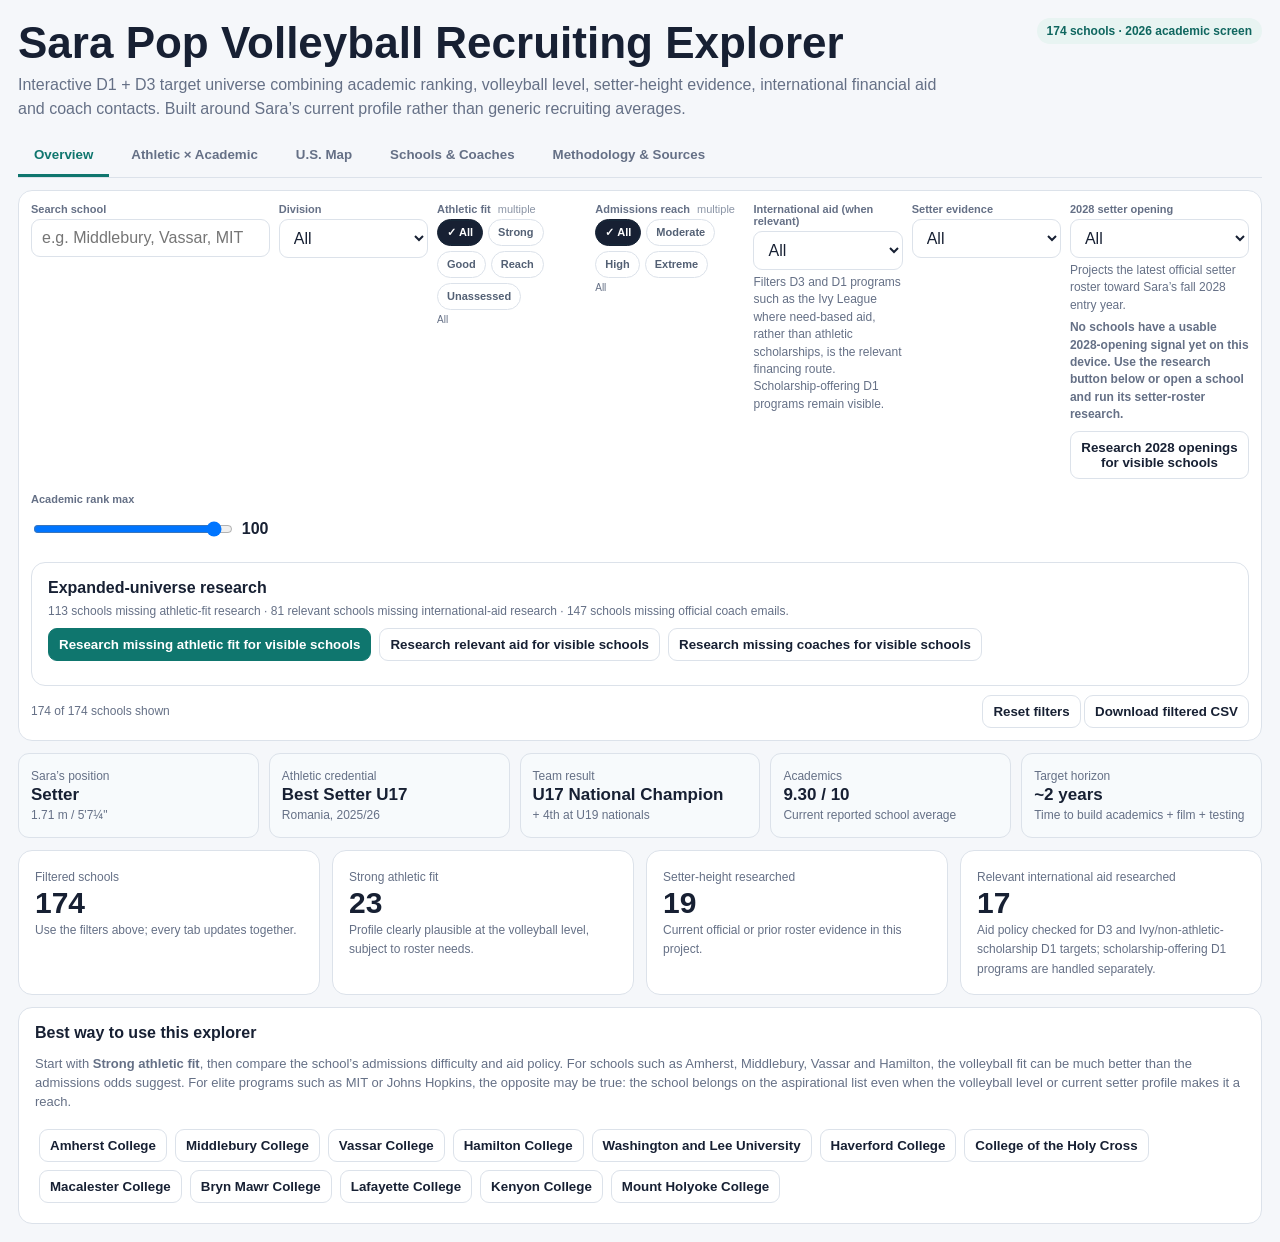
<file: index.html>
<!doctype html>
<html lang="en"><head><meta charset="utf-8"><meta name="viewport" content="width=device-width,initial-scale=1">
<title>Sara Pop Volleyball Recruiting Explorer</title>
<script src="https://cdn.plot.ly/plotly-2.35.2.min.js"></script>
<link rel="stylesheet" href="sara-app/style.css">
</head><body><div class="app">
<div class="hero"><div><h1>Sara Pop Volleyball Recruiting Explorer</h1><p>Interactive D1 + D3 target universe combining academic ranking, volleyball level, setter-height evidence, international financial aid and coach contacts. Built around Sara’s current profile rather than generic recruiting averages.</p></div><span class="pill" id="universeCount">Expanded universe · 2026 academic screen</span></div>
<div class="tabs" role="tablist"><button class="tab active" data-tab="overview">Overview</button><button class="tab" data-tab="scatterTab">Athletic × Academic</button><button class="tab" data-tab="mapTab">U.S. Map</button><button class="tab" data-tab="tableTab">Schools & Coaches</button><button class="tab" data-tab="methodTab">Methodology & Sources</button></div>
<div class="filters">
<div class="searchBox"><label>Search school</label><input id="search" type="search" placeholder="e.g. Middlebury, Vassar, MIT"></div>
<div><label>Division</label><select id="division"><option value="All">All</option><option>D1</option><option>D3</option></select></div>
<div class="multiFilterField"><label>Athletic fit <span class="multiHint">multiple</span></label><div id="fitMulti" class="multiSelect" role="group" aria-label="Athletic fit"><button type="button" class="multiChoice active" data-value="All" aria-pressed="true">All</button><button type="button" class="multiChoice" data-value="Strong" aria-pressed="false">Strong</button><button type="button" class="multiChoice" data-value="Good" aria-pressed="false">Good</button><button type="button" class="multiChoice" data-value="Reach" aria-pressed="false">Reach</button><button type="button" class="multiChoice" data-value="Unassessed" aria-pressed="false">Unassessed</button></div><div class="multiSummary">All</div><select id="fit" class="legacyFilter" aria-hidden="true" tabindex="-1"><option value="All">All</option><option>Strong</option><option>Good</option><option>Reach</option></select></div>
<div class="multiFilterField"><label>Admissions reach <span class="multiHint">multiple</span></label><div id="admissionsMulti" class="multiSelect" role="group" aria-label="Admissions reach"><button type="button" class="multiChoice active" data-value="All" aria-pressed="true">All</button><button type="button" class="multiChoice" data-value="Moderate" aria-pressed="false">Moderate</button><button type="button" class="multiChoice" data-value="High" aria-pressed="false">High</button><button type="button" class="multiChoice" data-value="Extreme" aria-pressed="false">Extreme</button></div><div class="multiSummary">All</div><select id="admissions" class="legacyFilter" aria-hidden="true" tabindex="-1"><option value="All">All</option><option>Moderate</option><option>High</option><option>Extreme</option></select></div>
<div><label>International aid</label><select id="aid"><option value="All">All</option><option value="researched">Aid researched</option><option value="full">Full-need / excellent</option><option value="limited">Limited / merit</option><option value="unknown">Not researched</option></select></div>
<div><label>Setter evidence</label><select id="setter"><option value="All">All</option><option value="research">Height researched</option><option value="67">Has setter ≤ 5'7"</option><option value="68">Has setter ≤ 5'8"</option><option value="prior">Current or prior evidence</option></select></div>
<div><label>Academic rank max</label><div class="rangeWrap"><input id="rank" type="range" min="5" max="100" value="100"><output id="rankOut">100</output></div></div>
<div class="filterMeta"><span id="count"></span><span><button id="reset" class="action">Reset filters</button> <button id="download" class="action">Download filtered CSV</button></span></div>
</div>
<section id="overview" class="panel active"><div class="profileGrid"><div class="profileStat"><span class="small">Sara’s position</span><b>Setter</b><span class="small">1.71 m / 5'7¼"</span></div><div class="profileStat"><span class="small">Athletic credential</span><b>Best Setter U17</b><span class="small">Romania, 2025/26</span></div><div class="profileStat"><span class="small">Team result</span><b>U17 National Champion</b><span class="small">+ 4th at U19 nationals</span></div><div class="profileStat"><span class="small">Academics</span><b>9.30 / 10</b><span class="small">Current reported school average</span></div><div class="profileStat"><span class="small">Target horizon</span><b>~2 years</b><span class="small">Time to build academics + film + testing</span></div></div>
<div style="height:12px"></div><div class="cards"><div class="card"><span class="small">Filtered schools</span><div id="ovCount" class="metric"></div><span class="small">Use the filters above; every tab updates together.</span></div><div class="card"><span class="small">Strong athletic fit</span><div id="ovStrong" class="metric"></div><span class="small">Profile clearly plausible at the volleyball level, subject to roster needs.</span></div><div class="card"><span class="small">Setter-height researched</span><div id="ovSetter" class="metric"></div><span class="small">Current official or prior roster evidence in this project.</span></div><div class="card"><span class="small">International aid researched</span><div id="ovAid" class="metric"></div><span class="small">Aid availability checked from school sources in prior research.</span></div></div>
<div style="height:12px"></div><div class="card"><h3>Best way to use this explorer</h3><p class="small" style="font-size:13px">Start with <b>Strong athletic fit</b>, then compare the school’s admissions difficulty and aid policy. For schools such as Amherst, Middlebury, Vassar and Hamilton, the volleyball fit can be much better than the admissions odds suggest. For elite programs such as MIT or Johns Hopkins, the opposite may be true: the school belongs on the aspirational list even when the volleyball level or current setter profile makes it a reach.</p><div id="topTargets"></div></div></section>
<section id="scatterTab" class="panel"><div class="chartCard"><div class="chartHead"><h2>Academic rank vs. volleyball strength</h2><div class="toggle"><label><input id="scatterLabels" type="checkbox"> Show labels</label></div></div><div class="legendInline"><span><i class="dot" style="background:var(--blue)"></i>Strong athletic fit</span><span><i class="dot" style="background:var(--orange)"></i>Good athletic fit</span><span><i class="dot" style="background:var(--green)"></i>Athletic reach</span><span>● D1</span><span>▲ D3</span></div><div id="scatter"></div><p class="small" style="padding:0 10px 10px">Lower academic rank is stronger academically. The volleyball-strength axis is a practical 2025 conference-performance proxy built for recruiting comparison, not an NCAA RPI. Click any point for full school details.</p></div></section>
<section id="mapTab" class="panel"><div class="chartCard"><div class="chartHead"><h2>Target schools across the United States</h2><div class="toggle"><label><input id="mapLabels" type="checkbox"> Show map labels</label></div></div><div class="legendInline"><span><i class="dot" style="background:var(--blue)"></i>Strong fit</span><span><i class="dot" style="background:var(--orange)"></i>Good fit</span><span><i class="dot" style="background:var(--green)"></i>Reach</span><span>● D1</span><span>▲ D3</span></div><div id="map"></div><p class="small" style="padding:0 10px 10px">Campus locations are approximate. Labels are off by default on the Northeast corridor to avoid overlap; click/tap a marker for details.</p></div></section>
<section id="tableTab" class="panel"><div class="tableWrap"><table><thead><tr><th data-sort="name">School</th><th data-sort="division">Div.</th><th data-sort="conference">Conference</th><th data-sort="academic_rank_2026">Academic rank</th><th data-sort="athletic_fit">Athletic fit</th><th data-sort="admissions_reach">Admissions</th><th data-sort="vb_strength">VB strength</th><th>2025 record</th><th data-sort="setter_min_inches">Setter evidence</th><th data-sort="aid_category">Intl aid</th><th>Coach contacts</th></tr></thead><tbody id="tbody"></tbody></table></div></section>
<section id="methodTab" class="panel"><div class="method"><h2>Methodology</h2><p>Qualitative recruiting-fit assessment for Sara, not a statistical probability model. It combines (1) her profile — 1.71 m setter, Romanian U17 national champion, Best Setter U17, U19 experience and strong academics; (2) evidence from current rosters, especially setter heights and whether the program has recently recruited setters in her height range; (3) recent team strength and conference performance, because stronger teams are generally harder to break into; and (4) practical program context. ‘Strong athletic fit’ means her profile looks clearly plausible for that volleyball program; ‘Good athletic fit’ means the fit is credible but more competitive; ‘Athletic reach’ means she should still email the school, but the volleyball level or roster context makes it materially tougher.</p><h3>What the chart encodings mean</h3><ul><li><b>Color = athletic fit:</b> blue Strong, orange Good, green Reach.</li><li><b>Shape = division:</b> circles are NCAA D1 and triangles NCAA D3.</li><li><b>Admissions reach</b> is kept separate from volleyball fit. A school can be a Strong athletic fit and still an Extreme admissions reach.</li><li><b>Academic rank</b> is the 2026 U.S. News position in the institution’s applicable category. The school universe was curated using the 2024–26 academic screen discussed in the research; always re-check rankings before final application decisions.</li></ul>
<h3>How the volleyball-strength score is constructed</h3><p><b>Volleyball strength (0–100)</b> is an internal comparison scale created for this recruiting project. Its purpose is to give the vertical axis a practical measure of how difficult the volleyball environment is likely to be, so that an academically attractive school with a relatively accessible team can be distinguished from an academically similar school with a nationally or conference-dominant program. It is <b>not</b> an NCAA RPI, AVCA ranking, Massey rating, power rating, predicted win probability or official measure used by coaches.</p>
<div class="methodGrid"><div class="methodBox"><h4>1. Recent conference performance</h4><p>The starting point is the most recent conference record or conference standing available in the research, usually the 2025 season. Conference winning percentage is the strongest numerical anchor: a team winning roughly 80–90% of its conference matches will normally sit far above a team winning 10–30%.</p></div><div class="methodBox"><h4>2. Program / conference context</h4><p>A raw conference record is not perfectly comparable across leagues or divisions. The assessment therefore also considers whether the program competes in a particularly strong volleyball environment, is a recurring conference contender, or operates at a level where roster competition is materially tougher.</p></div><div class="methodBox"><h4>3. Recent competitive level</h4><p>Where known, conference-tournament performance, titles, top finishes and the general recent competitiveness of the program are used as context. The score is meant to represent the current recruiting environment, not the historical prestige of the school’s volleyball program.</p></div><div class="methodBox"><h4>4. Deliberately approximate</h4><p>The score is a recruiting-comparison proxy, not a precise formula with fixed percentage weights. A difference such as 72 vs. 68 should not be interpreted as scientifically meaningful. The broad ordering and bands matter more than a few points of separation.</p></div></div>
<p><b>Practical interpretation:</b></p><ul><li><b>80–100:</b> very strong recent program / conference leader territory; generally a substantially harder volleyball roster to break into.</li><li><b>60–79:</b> strong or upper-half program; credible recruiting target only if the athlete matches the position-specific standard and roster need.</li><li><b>40–59:</b> competitive middle range; often a more plausible athletic target, depending on setter profile and recruiting class.</li><li><b>20–39:</b> lower recent conference performance; national-level credentials can become more differentiated here.</li><li><b>0–19:</b> very weak recent conference results in the season used; this does <b>not</b> mean the team or individual players are weak, only that the recent competitive results used for this project were at the low end of this target universe.</li></ul>
<div class="notice"><b>Important limitation:</b> the 0–100 score should be used to compare broad volleyball difficulty, especially alongside the setter-height evidence. It should not be used as a direct D1-vs-D3 ranking, and it does not account perfectly for injuries, roster turnover, strength of schedule, incoming recruits or a coach’s specific need for a setter in Sara’s graduation year. Those factors can make a nominally stronger program a better recruiting opportunity than a lower-scoring one.</div>
<h3 style="margin-top:18px">Data quality labels</h3><ul><li><b>Current official</b> setter evidence comes from an official current/2026 roster page researched in this project.</li><li><b>Prior research</b> reflects roster information found earlier and should be refreshed before outreach.</li><li><b>Not researched</b> means no conclusion should be drawn. Missing aid or setter evidence is not evidence of absence.</li></ul><div class="notice"><b>Recruiting changes quickly.</b> Coaches, rosters, aid policies and admissions practices change. The coach section includes a live refresh button that asks the existing CRA coach-finder service to re-check the official athletics site before you email.</div><h3 style="margin-top:18px">Source links</h3><div id="sources" class="sourceList"></div></div></section>
</div>
<div id="drawerBg" class="drawerBackdrop"><aside class="drawer"><div class="drawerTop"><div><div id="dTags"></div><h2 id="dName"></h2><div id="dSub" class="small"></div></div><button id="closeDrawer" class="close">✕</button></div><div id="dContent"></div></aside></div>
<script src="sara-app/d1.js"></script><script src="sara-app/d2.js"></script><script src="sara-app/d3.js"></script><script src="sara-app/d4.js"></script><script src="sara-app/d5.js"></script><script src="sara-app/d6.js"></script><script src="sara-app/d7.js"></script><script src="sara-app/d8.js"></script><script src="sara-app/expansion.js"></script><script src="sara-app/app.js"></script><script src="sara-app/filters-v2.js"></script>
</body></html>
</file>
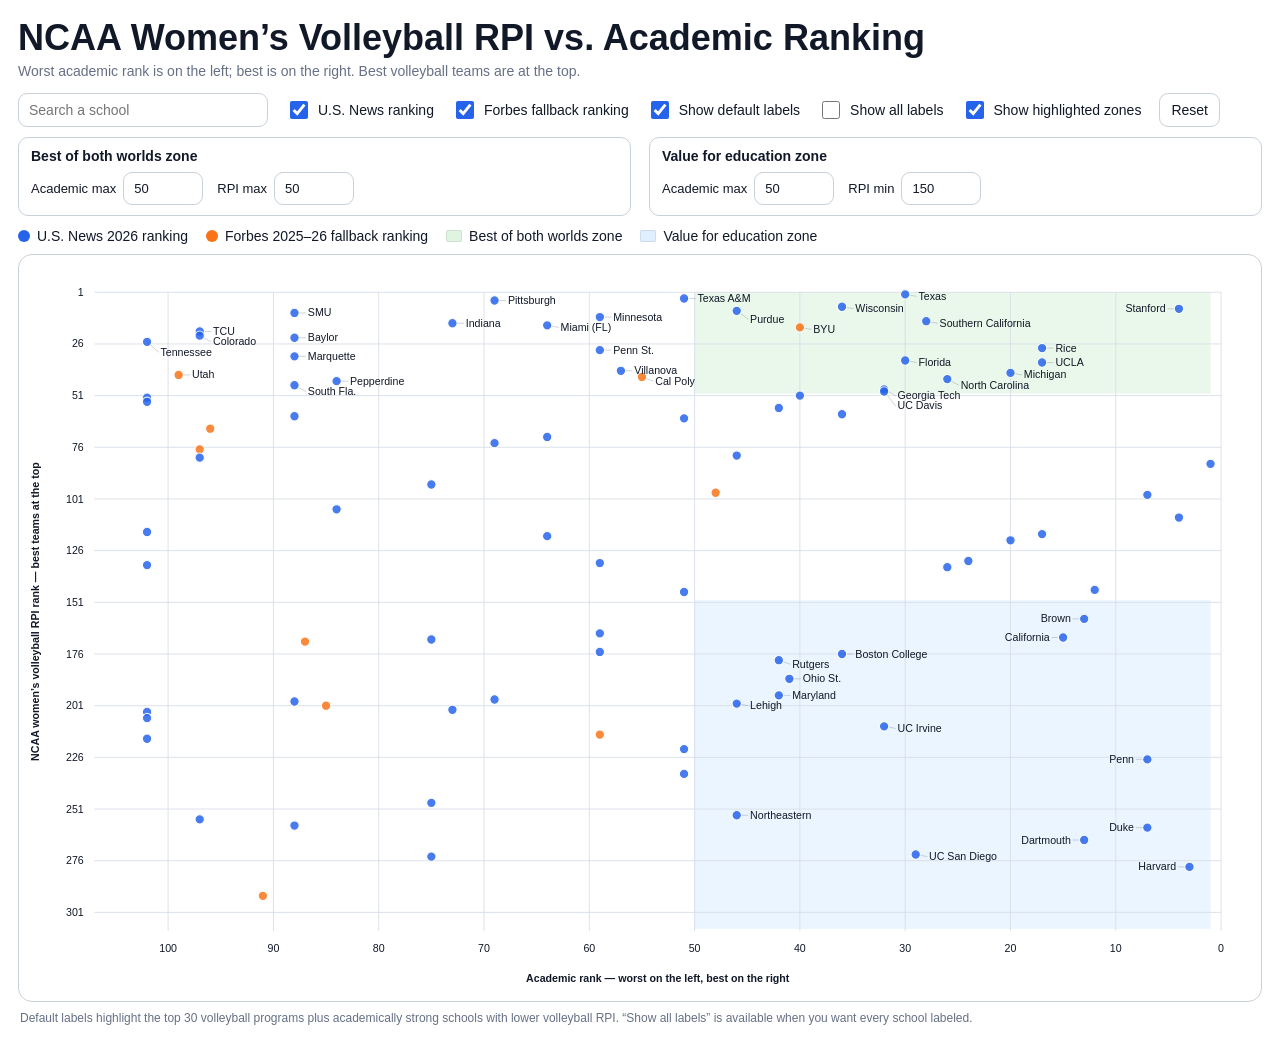
<file: ncaa_womens_volleyball_vs_academics_interactive_mobile_v8.html>
<!doctype html>
<html lang="en">
<head>
<meta charset="utf-8">
<meta name="viewport" content="width=device-width, initial-scale=1">
<title>NCAA Women's Volleyball RPI vs Academic Ranking</title>
<style>
:root {
  --bg:#fff; --panel:#fff; --text:#111827; --muted:#667085; --grid:#d8dee8;
  --border:#c9d1dc; --blue:#2563eb; --orange:#f97316; --tip:#111827; --tipText:#fff;
  --zone1:#dff5e1; --zone2:#dfefff;
}
* { box-sizing:border-box; }
body {
  margin:0; background:var(--bg); color:var(--text);
  font-family:-apple-system,BlinkMacSystemFont,"Segoe UI",Roboto,Arial,sans-serif;
}
.wrap { max-width:1520px; margin:0 auto; padding:18px; }
h1 { margin:0 0 5px; font-size:clamp(22px,3vw,36px); line-height:1.12; }
.subtitle { margin:0 0 14px; color:var(--muted); font-size:14px; }
.controls {
  display:flex; flex-wrap:wrap; align-items:center; gap:10px 18px;
  margin-bottom:10px; font-size:14px;
}
.controls label, .zoneControl label { display:inline-flex; align-items:center; gap:7px; }
.zonePanel {
  display:grid; grid-template-columns: repeat(2, minmax(260px, 1fr));
  gap:10px 18px; margin:8px 0 12px;
}
.zoneBox {
  border:1px solid var(--border); border-radius:10px; background:var(--panel);
  padding:10px 12px;
}
.zoneTitle { font-size:14px; font-weight:700; margin-bottom:8px; }
.zoneControl {
  display:flex; flex-wrap:wrap; gap:8px 14px; align-items:center; font-size:13px;
}
input[type="search"], input[type="number"] {
  padding:8px 10px; border:1px solid var(--border);
  border-radius:9px; background:var(--panel); color:var(--text); font:inherit;
}
input[type="search"] { min-width:250px; }
input[type="number"] { width:80px; }
button {
  padding:8px 11px; border:1px solid var(--border); border-radius:9px;
  background:var(--panel); color:var(--text); font:inherit; cursor:pointer;
}
.legend {
  display:flex; flex-wrap:wrap; gap:8px 18px; align-items:center;
  margin:6px 0 10px; font-size:14px;
}
.legendItem { display:inline-flex; align-items:center; gap:7px; }
.legendSwatch { width:12px; height:12px; border-radius:50%; display:inline-block; }
.legendBox { width:16px; height:12px; display:inline-block; border-radius:2px; border:1px solid rgba(0,0,0,.08); }
.chartShell {
  position:relative; overflow:hidden; border:1px solid var(--border);
  border-radius:14px; background:var(--panel);
}
svg { display:block; width:100%; height:auto; min-height:650px; touch-action:none; }
.grid line { stroke:var(--grid); stroke-width:1; }
.axis text { fill:var(--text); font-size:12px; }
.axisTitle { fill:var(--text); font-size:15px; font-weight:600; }
.point {
  stroke:var(--panel); stroke-width:1.2; opacity:.84; cursor:pointer;
  transition:opacity .12s ease, r .12s ease, stroke-width .12s ease;
}
.point:hover,.point.focused { opacity:1; stroke-width:2.4; }
.point.dimmed { opacity:.08; }
.connector { stroke:var(--muted); stroke-width:.7; opacity:.48; pointer-events:none; }
.label { fill:var(--text); font-size:12px; pointer-events:none; }
.labelAll { fill:var(--text); font-size:9px; pointer-events:none; opacity:.9; }
.tooltip {
  position:absolute; z-index:10; max-width:310px; opacity:0; pointer-events:none;
  padding:10px 12px; border-radius:9px; background:var(--tip); color:var(--tipText);
  box-shadow:0 8px 24px rgba(0,0,0,.23); font-size:13px; line-height:1.38;
  transform:translate(10px,10px);
}
.tooltip strong { display:block; margin-bottom:3px; font-size:14px; }
.note { margin:9px 2px 0; color:var(--muted); font-size:12px; }

.settings {
  margin:0 0 10px;
}
.settings > summary {
  display:none;
}
.settingsBody {
  display:block;
}
.mobileToolbar {
  display:none;
}
input[type="checkbox"] {
  width:18px;
  height:18px;
  accent-color:var(--blue);
}
@media (max-width:700px) {
  .wrap {
    padding:10px;
  }
  h1 {
    font-size:23px;
    line-height:1.12;
  }
  .subtitle {
    margin-bottom:10px;
    font-size:13px;
    line-height:1.4;
  }
  .settings {
    border:1px solid var(--border);
    border-radius:12px;
    background:var(--panel);
    overflow:hidden;
    margin-bottom:10px;
  }
  .settings > summary {
    display:block;
    cursor:pointer;
    padding:12px 14px;
    font-size:15px;
    font-weight:700;
    list-style-position:inside;
  }
  .settings[open] > summary {
    border-bottom:1px solid var(--border);
  }
  .settingsBody {
    padding:12px;
  }
  .controls {
    display:grid;
    grid-template-columns:1fr;
    gap:8px;
    margin-bottom:12px;
  }
  .controls > label {
    min-height:38px;
  }
  .controls button {
    width:100%;
    min-height:42px;
  }
  input[type="search"] {
    width:100%;
    min-width:0;
    min-height:44px;
    font-size:16px;
  }
  .zonePanel {
    grid-template-columns:1fr;
    gap:10px;
    margin:0;
  }
  .zoneBox {
    padding:10px;
  }
  .zoneControl {
    display:grid;
    grid-template-columns:1fr 1fr;
    gap:10px;
  }
  .zoneControl label {
    display:flex;
    flex-direction:column;
    align-items:stretch;
    gap:5px;
  }
  input[type="number"] {
    width:100%;
    min-height:42px;
    font-size:16px;
  }
  .legend {
    display:grid;
    grid-template-columns:1fr;
    gap:6px;
    margin:8px 2px 10px;
    font-size:12px;
    line-height:1.3;
  }
  .legendItem {
    align-items:flex-start;
  }
  .legendSwatch,
  .legendBox {
    flex:0 0 auto;
    margin-top:2px;
  }
  .mobileToolbar {
    display:flex;
    align-items:center;
    justify-content:space-between;
    gap:10px;
    margin:6px 0 8px;
    color:var(--muted);
    font-size:12px;
  }
  .mobileToolbar button {
    flex:0 0 auto;
    padding:7px 9px;
    font-size:12px;
  }
  .chartShell {
    overflow-x:auto;
    overflow-y:hidden;
    -webkit-overflow-scrolling:touch;
    scroll-behavior:smooth;
  }
  .chartShell svg {
    width:1000px;
    min-width:1000px;
    min-height:600px;
  }
  .chartShell.fit svg {
    width:100%;
    min-width:0;
  }
  .axis text {
    font-size:13px;
  }
  .axisTitle {
    font-size:17px;
  }
  .label {
    font-size:13px;
  }
  .labelAll {
    font-size:10px;
  }
  .point {
    stroke-width:1.8;
  }
  .tooltip {
    position:fixed;
    left:12px !important;
    right:12px;
    top:auto !important;
    bottom:12px;
    max-width:none;
    transform:none;
    font-size:14px;
    pointer-events:none;
  }
  .tooltip strong {
    font-size:15px;
  }
  .note {
    font-size:12px;
    line-height:1.4;
  }
}

</style>
</head>
<body>
<div class="wrap">
  <h1>NCAA Women’s Volleyball RPI vs. Academic Ranking</h1>
  <p class="subtitle">Worst academic rank is on the left; best is on the right. Best volleyball teams are at the top.</p>

  <details id="settings" class="settings" open>
    <summary>Filters and highlighted areas</summary>
    <div class="settingsBody">
      <div class="controls">
        <input id="search" type="search" placeholder="Search a school">
        <label><input id="usnews" type="checkbox" checked>U.S. News ranking</label>
        <label><input id="forbes" type="checkbox" checked>Forbes fallback ranking</label>
        <label><input id="labels" type="checkbox" checked>Show default labels</label>
        <label><input id="alllabels" type="checkbox">Show all labels</label>
        <label><input id="zones" type="checkbox" checked>Show highlighted zones</label>
        <button id="reset" type="button">Reset</button>
      </div>

      <div class="zonePanel">
        <div class="zoneBox">
          <div class="zoneTitle">Best of both worlds zone</div>
          <div class="zoneControl">
            <label>Academic max <input id="z1x" type="number" min="1" max="107" value="50"></label>
            <label>RPI max <input id="z1y" type="number" min="1" max="309" value="50"></label>
          </div>
        </div>
        <div class="zoneBox">
          <div class="zoneTitle">Value for education zone</div>
          <div class="zoneControl">
            <label>Academic max <input id="z2x" type="number" min="1" max="107" value="50"></label>
            <label>RPI min <input id="z2y" type="number" min="1" max="309" value="150"></label>
          </div>
        </div>
      </div>
    </div>
  </details>

  <div class="legend">
    <span class="legendItem"><span class="legendSwatch" style="background:var(--blue)"></span>U.S. News 2026 ranking</span>
    <span class="legendItem"><span class="legendSwatch" style="background:var(--orange)"></span>Forbes 2025–26 fallback ranking</span>
    <span class="legendItem"><span class="legendBox" style="background:var(--zone1)"></span>Best of both worlds zone</span>
    <span class="legendItem"><span class="legendBox" style="background:var(--zone2)"></span>Value for education zone</span>
  </div>

  <div class="mobileToolbar">
    <span>Swipe horizontally for a readable detailed view.</span>
    <button id="chartMode" type="button">Fit full chart</button>
  </div>

  <div id="chartShell" class="chartShell">
    <svg id="chart" viewBox="0 0 1400 840" role="img" aria-label="Scatter plot comparing NCAA women's volleyball RPI rank with academic rank"></svg>
    <div id="tooltip" class="tooltip"></div>
  </div>
  <p class="note">Default labels highlight the top 30 volleyball programs plus academically strong schools with lower volleyball RPI. “Show all labels” is available when you want every school labeled.</p>
</div>

<script>
const data = [{"team": "Texas", "institution": "University of Texas-Austin", "academic": 30, "rpi": 2, "source": "U.S. News 2026", "defaultLabel": true, "idx": 0}, {"team": "Texas A&M", "institution": "Texas A&M University", "academic": 51, "rpi": 4, "source": "U.S. News 2026", "defaultLabel": true, "idx": 1}, {"team": "Pittsburgh", "institution": "University of Pittsburgh", "academic": 69, "rpi": 5, "source": "U.S. News 2026", "defaultLabel": true, "idx": 2}, {"team": "Wisconsin", "institution": "University of Wisconsin-Madison", "academic": 36, "rpi": 8, "source": "U.S. News 2026", "defaultLabel": true, "idx": 3}, {"team": "Stanford", "institution": "Stanford University", "academic": 4, "rpi": 9, "source": "U.S. News 2026", "defaultLabel": true, "idx": 4}, {"team": "Purdue", "institution": "Purdue University", "academic": 46, "rpi": 10, "source": "U.S. News 2026", "defaultLabel": true, "idx": 5}, {"team": "SMU", "institution": "Southern Methodist University", "academic": 88, "rpi": 11, "source": "U.S. News 2026", "defaultLabel": true, "idx": 6}, {"team": "Minnesota", "institution": "University of Minnesota-Twin Cities", "academic": 59, "rpi": 13, "source": "U.S. News 2026", "defaultLabel": true, "idx": 7}, {"team": "Southern California", "institution": "University of Southern California", "academic": 28, "rpi": 15, "source": "U.S. News 2026", "defaultLabel": true, "idx": 8}, {"team": "Indiana", "institution": "Indiana University-Bloomington", "academic": 73, "rpi": 16, "source": "U.S. News 2026", "defaultLabel": true, "idx": 9}, {"team": "Miami (FL)", "institution": "University of Miami", "academic": 64, "rpi": 17, "source": "U.S. News 2026", "defaultLabel": true, "idx": 10}, {"team": "BYU", "institution": "Brigham Young University", "academic": 40, "rpi": 18, "source": "Forbes 2025–26 fallback", "defaultLabel": true, "idx": 11}, {"team": "TCU", "institution": "Texas Christian University", "academic": 97, "rpi": 20, "source": "U.S. News 2026", "defaultLabel": true, "idx": 12}, {"team": "Colorado", "institution": "University of Colorado Boulder", "academic": 97, "rpi": 22, "source": "U.S. News 2026", "defaultLabel": true, "idx": 13}, {"team": "Baylor", "institution": "Baylor University", "academic": 88, "rpi": 23, "source": "U.S. News 2026", "defaultLabel": true, "idx": 14}, {"team": "Tennessee", "institution": "University of Tennessee-Knoxville", "academic": 102, "rpi": 25, "source": "U.S. News 2026", "defaultLabel": true, "idx": 15}, {"team": "Rice", "institution": "Rice University", "academic": 17, "rpi": 28, "source": "U.S. News 2026", "defaultLabel": true, "idx": 16}, {"team": "Penn St.", "institution": "Pennsylvania State University", "academic": 59, "rpi": 29, "source": "U.S. News 2026", "defaultLabel": true, "idx": 17}, {"team": "Marquette", "institution": "Marquette University", "academic": 88, "rpi": 32, "source": "U.S. News 2026", "defaultLabel": true, "idx": 18}, {"team": "Florida", "institution": "University of Florida", "academic": 30, "rpi": 34, "source": "U.S. News 2026", "defaultLabel": true, "idx": 19}, {"team": "UCLA", "institution": "University of California, Los Angeles", "academic": 17, "rpi": 35, "source": "U.S. News 2026", "defaultLabel": true, "idx": 20}, {"team": "Villanova", "institution": "Villanova University", "academic": 57, "rpi": 39, "source": "U.S. News 2026", "defaultLabel": true, "idx": 21}, {"team": "Michigan", "institution": "University of Michigan-Ann Arbor", "academic": 20, "rpi": 40, "source": "U.S. News 2026", "defaultLabel": true, "idx": 22}, {"team": "Utah", "institution": "University of Utah", "academic": 99, "rpi": 41, "source": "Forbes 2025–26 fallback", "defaultLabel": true, "idx": 23}, {"team": "Cal Poly", "institution": "California Polytechnic State University-San Luis Obispo", "academic": 55, "rpi": 42, "source": "Forbes 2025–26 fallback", "defaultLabel": true, "idx": 24}, {"team": "North Carolina", "institution": "University of North Carolina-Chapel Hill", "academic": 26, "rpi": 43, "source": "U.S. News 2026", "defaultLabel": true, "idx": 25}, {"team": "Pepperdine", "institution": "Pepperdine University", "academic": 84, "rpi": 44, "source": "U.S. News 2026", "defaultLabel": true, "idx": 26}, {"team": "South Fla.", "institution": "University of South Florida", "academic": 88, "rpi": 46, "source": "U.S. News 2026", "defaultLabel": true, "idx": 27}, {"team": "Georgia Tech", "institution": "Georgia Institute of Technology", "academic": 32, "rpi": 48, "source": "U.S. News 2026", "defaultLabel": true, "idx": 28}, {"team": "UC Davis", "institution": "University of California, Davis", "academic": 32, "rpi": 49, "source": "U.S. News 2026", "defaultLabel": true, "idx": 29}, {"team": "UC Santa Barbara", "institution": "University of California, Santa Barbara", "academic": 40, "rpi": 51, "source": "U.S. News 2026", "defaultLabel": false, "idx": 30}, {"team": "Missouri", "institution": "University of Missouri", "academic": 102, "rpi": 52, "source": "U.S. News 2026", "defaultLabel": false, "idx": 31}, {"team": "Auburn", "institution": "Auburn University", "academic": 102, "rpi": 54, "source": "U.S. News 2026", "defaultLabel": false, "idx": 32}, {"team": "Washington", "institution": "University of Washington", "academic": 42, "rpi": 57, "source": "U.S. News 2026", "defaultLabel": false, "idx": 33}, {"team": "Illinois", "institution": "University of Illinois Urbana-Champaign", "academic": 36, "rpi": 60, "source": "U.S. News 2026", "defaultLabel": false, "idx": 34}, {"team": "American", "institution": "American University", "academic": 88, "rpi": 61, "source": "U.S. News 2026", "defaultLabel": false, "idx": 35}, {"team": "Florida St.", "institution": "Florida State University", "academic": 51, "rpi": 62, "source": "U.S. News 2026", "defaultLabel": false, "idx": 36}, {"team": "Oklahoma", "institution": "University of Oklahoma", "academic": 96, "rpi": 67, "source": "Forbes 2025–26 fallback", "defaultLabel": false, "idx": 37}, {"team": "Michigan St.", "institution": "Michigan State University", "academic": 64, "rpi": 71, "source": "U.S. News 2026", "defaultLabel": false, "idx": 38}, {"team": "UConn", "institution": "University of Connecticut", "academic": 69, "rpi": 74, "source": "U.S. News 2026", "defaultLabel": false, "idx": 39}, {"team": "Long Beach St.", "institution": "California State University-Long Beach", "academic": 97, "rpi": 77, "source": "Forbes 2025–26 fallback", "defaultLabel": false, "idx": 40}, {"team": "Georgia", "institution": "University of Georgia", "academic": 46, "rpi": 80, "source": "U.S. News 2026", "defaultLabel": false, "idx": 41}, {"team": "FIU", "institution": "Florida International University", "academic": 97, "rpi": 81, "source": "U.S. News 2026", "defaultLabel": false, "idx": 42}, {"team": "Princeton", "institution": "Princeton University", "academic": 1, "rpi": 84, "source": "U.S. News 2026", "defaultLabel": false, "idx": 43}, {"team": "Clemson", "institution": "Clemson University", "academic": 75, "rpi": 94, "source": "U.S. News 2026", "defaultLabel": false, "idx": 44}, {"team": "Colgate", "institution": "Colgate University", "academic": 48, "rpi": 98, "source": "Forbes 2025–26 fallback", "defaultLabel": false, "idx": 45}, {"team": "Northwestern", "institution": "Northwestern University", "academic": 7, "rpi": 99, "source": "U.S. News 2026", "defaultLabel": false, "idx": 46}, {"team": "UIC", "institution": "University of Illinois Chicago", "academic": 84, "rpi": 106, "source": "U.S. News 2026", "defaultLabel": false, "idx": 47}, {"team": "Yale", "institution": "Yale University", "academic": 4, "rpi": 110, "source": "U.S. News 2026", "defaultLabel": false, "idx": 48}, {"team": "Iowa", "institution": "University of Iowa", "academic": 102, "rpi": 117, "source": "U.S. News 2026", "defaultLabel": false, "idx": 49}, {"team": "Vanderbilt", "institution": "Vanderbilt University", "academic": 17, "rpi": 118, "source": "U.S. News 2026", "defaultLabel": false, "idx": 50}, {"team": "NC State", "institution": "North Carolina State University", "academic": 64, "rpi": 119, "source": "U.S. News 2026", "defaultLabel": false, "idx": 51}, {"team": "Notre Dame", "institution": "University of Notre Dame", "academic": 20, "rpi": 121, "source": "U.S. News 2026", "defaultLabel": false, "idx": 52}, {"team": "Georgetown", "institution": "Georgetown University", "academic": 24, "rpi": 131, "source": "U.S. News 2026", "defaultLabel": false, "idx": 53}, {"team": "George Washington", "institution": "George Washington University", "academic": 59, "rpi": 132, "source": "U.S. News 2026", "defaultLabel": false, "idx": 54}, {"team": "Temple", "institution": "Temple University", "academic": 102, "rpi": 133, "source": "U.S. News 2026", "defaultLabel": false, "idx": 55}, {"team": "Virginia", "institution": "University of Virginia", "academic": 26, "rpi": 134, "source": "U.S. News 2026", "defaultLabel": false, "idx": 56}, {"team": "Cornell", "institution": "Cornell University", "academic": 12, "rpi": 145, "source": "U.S. News 2026", "defaultLabel": false, "idx": 57}, {"team": "Wake Forest", "institution": "Wake Forest University", "academic": 51, "rpi": 146, "source": "U.S. News 2026", "defaultLabel": false, "idx": 58}, {"team": "Brown", "institution": "Brown University", "academic": 13, "rpi": 159, "source": "U.S. News 2026", "defaultLabel": true, "idx": 59}, {"team": "Santa Clara", "institution": "Santa Clara University", "academic": 59, "rpi": 166, "source": "U.S. News 2026", "defaultLabel": false, "idx": 60}, {"team": "California", "institution": "University of California, Berkeley", "academic": 15, "rpi": 168, "source": "U.S. News 2026", "defaultLabel": true, "idx": 61}, {"team": "Syracuse", "institution": "Syracuse University", "academic": 75, "rpi": 169, "source": "U.S. News 2026", "defaultLabel": false, "idx": 62}, {"team": "San Diego St.", "institution": "San Diego State University", "academic": 87, "rpi": 170, "source": "Forbes 2025–26 fallback", "defaultLabel": false, "idx": 63}, {"team": "Stony Brook", "institution": "Stony Brook University", "academic": 59, "rpi": 175, "source": "U.S. News 2026", "defaultLabel": false, "idx": 64}, {"team": "Boston College", "institution": "Boston College", "academic": 36, "rpi": 176, "source": "U.S. News 2026", "defaultLabel": true, "idx": 65}, {"team": "Rutgers", "institution": "Rutgers University-New Brunswick", "academic": 42, "rpi": 179, "source": "U.S. News 2026", "defaultLabel": true, "idx": 66}, {"team": "Ohio St.", "institution": "Ohio State University", "academic": 41, "rpi": 188, "source": "U.S. News 2026", "defaultLabel": true, "idx": 67}, {"team": "Maryland", "institution": "University of Maryland, College Park", "academic": 42, "rpi": 196, "source": "U.S. News 2026", "defaultLabel": true, "idx": 68}, {"team": "Tulane", "institution": "Tulane University", "academic": 69, "rpi": 198, "source": "U.S. News 2026", "defaultLabel": false, "idx": 69}, {"team": "Howard", "institution": "Howard University", "academic": 88, "rpi": 199, "source": "U.S. News 2026", "defaultLabel": false, "idx": 70}, {"team": "Lehigh", "institution": "Lehigh University", "academic": 46, "rpi": 200, "source": "U.S. News 2026", "defaultLabel": true, "idx": 71}, {"team": "Bucknell", "institution": "Bucknell University", "academic": 85, "rpi": 201, "source": "Forbes 2025–26 fallback", "defaultLabel": false, "idx": 72}, {"team": "Binghamton", "institution": "Binghamton University", "academic": 73, "rpi": 203, "source": "U.S. News 2026", "defaultLabel": false, "idx": 73}, {"team": "LMU (CA)", "institution": "Loyola Marymount University", "academic": 102, "rpi": 204, "source": "U.S. News 2026", "defaultLabel": false, "idx": 74}, {"team": "Gonzaga", "institution": "Gonzaga University", "academic": 102, "rpi": 207, "source": "U.S. News 2026", "defaultLabel": false, "idx": 75}, {"team": "UC Irvine", "institution": "University of California, Irvine", "academic": 32, "rpi": 211, "source": "U.S. News 2026", "defaultLabel": true, "idx": 76}, {"team": "Davidson", "institution": "Davidson College", "academic": 59, "rpi": 215, "source": "Forbes 2025–26 fallback", "defaultLabel": false, "idx": 77}, {"team": "Saint Louis", "institution": "Saint Louis University", "academic": 102, "rpi": 217, "source": "U.S. News 2026", "defaultLabel": false, "idx": 78}, {"team": "William & Mary", "institution": "William & Mary", "academic": 51, "rpi": 222, "source": "U.S. News 2026", "defaultLabel": false, "idx": 79}, {"team": "Penn", "institution": "University of Pennsylvania", "academic": 7, "rpi": 227, "source": "U.S. News 2026", "defaultLabel": true, "idx": 80}, {"team": "Virginia Tech", "institution": "Virginia Tech", "academic": 51, "rpi": 234, "source": "U.S. News 2026", "defaultLabel": false, "idx": 81}, {"team": "Buffalo", "institution": "University at Buffalo", "academic": 75, "rpi": 248, "source": "U.S. News 2026", "defaultLabel": false, "idx": 82}, {"team": "Northeastern", "institution": "Northeastern University", "academic": 46, "rpi": 254, "source": "U.S. News 2026", "defaultLabel": true, "idx": 83}, {"team": "Fordham", "institution": "Fordham University", "academic": 97, "rpi": 256, "source": "U.S. News 2026", "defaultLabel": false, "idx": 84}, {"team": "Delaware", "institution": "University of Delaware", "academic": 88, "rpi": 259, "source": "U.S. News 2026", "defaultLabel": false, "idx": 85}, {"team": "Duke", "institution": "Duke University", "academic": 7, "rpi": 260, "source": "U.S. News 2026", "defaultLabel": true, "idx": 86}, {"team": "Dartmouth", "institution": "Dartmouth College", "academic": 13, "rpi": 266, "source": "U.S. News 2026", "defaultLabel": true, "idx": 87}, {"team": "UC San Diego", "institution": "University of California, San Diego", "academic": 29, "rpi": 273, "source": "U.S. News 2026", "defaultLabel": true, "idx": 88}, {"team": "UC Riverside", "institution": "University of California, Riverside", "academic": 75, "rpi": 274, "source": "U.S. News 2026", "defaultLabel": false, "idx": 89}, {"team": "Harvard", "institution": "Harvard University", "academic": 3, "rpi": 279, "source": "U.S. News 2026", "defaultLabel": true, "idx": 90}, {"team": "Lafayette", "institution": "Lafayette College", "academic": 91, "rpi": 293, "source": "Forbes 2025–26 fallback", "defaultLabel": false, "idx": 91}];
const labelData = [{"team": "Stanford", "academic": 4, "rpi": 9, "label_y": 9.0}, {"team": "Rice", "academic": 17, "rpi": 28, "label_y": 28.0}, {"team": "UCLA", "academic": 17, "rpi": 35, "label_y": 35.0}, {"team": "Brown", "academic": 13, "rpi": 159, "label_y": 159.0}, {"team": "California", "academic": 15, "rpi": 168, "label_y": 168.0}, {"team": "Penn", "academic": 7, "rpi": 227, "label_y": 227.0}, {"team": "Duke", "academic": 7, "rpi": 260, "label_y": 260.0}, {"team": "Dartmouth", "academic": 13, "rpi": 266, "label_y": 266.0}, {"team": "Harvard", "academic": 3, "rpi": 279, "label_y": 279.0}, {"team": "Texas", "academic": 30, "rpi": 2, "label_y": 3.0}, {"team": "Southern California", "academic": 28, "rpi": 15, "label_y": 16.0}, {"team": "Florida", "academic": 30, "rpi": 34, "label_y": 35.0}, {"team": "Michigan", "academic": 20, "rpi": 40, "label_y": 41.0}, {"team": "North Carolina", "academic": 26, "rpi": 43, "label_y": 46.0}, {"team": "Georgia Tech", "academic": 32, "rpi": 48, "label_y": 51.0}, {"team": "UC Davis", "academic": 32, "rpi": 49, "label_y": 56.0}, {"team": "UC Irvine", "academic": 32, "rpi": 211, "label_y": 212.0}, {"team": "UC San Diego", "academic": 29, "rpi": 273, "label_y": 274.0}, {"team": "Texas A&M", "academic": 51, "rpi": 4, "label_y": 4.0}, {"team": "Wisconsin", "academic": 36, "rpi": 8, "label_y": 9.0}, {"team": "Purdue", "academic": 46, "rpi": 10, "label_y": 14.0}, {"team": "BYU", "academic": 40, "rpi": 18, "label_y": 19.0}, {"team": "Boston College", "academic": 36, "rpi": 176, "label_y": 176.0}, {"team": "Rutgers", "academic": 42, "rpi": 179, "label_y": 181.0}, {"team": "Ohio St.", "academic": 41, "rpi": 188, "label_y": 188.0}, {"team": "Maryland", "academic": 42, "rpi": 196, "label_y": 196.0}, {"team": "Lehigh", "academic": 46, "rpi": 200, "label_y": 201.0}, {"team": "Northeastern", "academic": 46, "rpi": 254, "label_y": 254.0}, {"team": "Pittsburgh", "academic": 69, "rpi": 5, "label_y": 5.0}, {"team": "Minnesota", "academic": 59, "rpi": 13, "label_y": 13.0}, {"team": "Miami (FL)", "academic": 64, "rpi": 17, "label_y": 18.0}, {"team": "Penn St.", "academic": 59, "rpi": 29, "label_y": 29.0}, {"team": "Villanova", "academic": 57, "rpi": 39, "label_y": 39.0}, {"team": "Cal Poly", "academic": 55, "rpi": 42, "label_y": 44.0}, {"team": "SMU", "academic": 88, "rpi": 11, "label_y": 11.0}, {"team": "Indiana", "academic": 73, "rpi": 16, "label_y": 16.0}, {"team": "Baylor", "academic": 88, "rpi": 23, "label_y": 23.0}, {"team": "Marquette", "academic": 88, "rpi": 32, "label_y": 32.0}, {"team": "Pepperdine", "academic": 84, "rpi": 44, "label_y": 44.0}, {"team": "South Fla.", "academic": 88, "rpi": 46, "label_y": 49.0}, {"team": "TCU", "academic": 97, "rpi": 20, "label_y": 20.0}, {"team": "Colorado", "academic": 97, "rpi": 22, "label_y": 25.0}, {"team": "Tennessee", "academic": 102, "rpi": 25, "label_y": 30.0}, {"team": "Utah", "academic": 99, "rpi": 41, "label_y": 41.0}];

const svg = document.getElementById("chart");
const tip = document.getElementById("tooltip");
const search = document.getElementById("search");
const usnews = document.getElementById("usnews");
const forbes = document.getElementById("forbes");
const labelsToggle = document.getElementById("labels");
const allLabelsToggle = document.getElementById("alllabels");
const zonesToggle = document.getElementById("zones");
const reset = document.getElementById("reset");
const z1x = document.getElementById("z1x");
const z1y = document.getElementById("z1y");
const z2x = document.getElementById("z2x");
const z2y = document.getElementById("z2y");
const settings = document.getElementById("settings");
const chartShell = document.getElementById("chartShell");
const chartMode = document.getElementById("chartMode");

const NS = "http://www.w3.org/2000/svg";
const W = 1400, H = 840;
const m = {left:85, right:45, top:42, bottom:78};
const pw = W - m.left - m.right;
const ph = H - m.top - m.bottom;

const x = rank => m.left + ((107 - rank) / 107) * pw;
const y = rank => m.top + ((rank - 1) / 309) * ph;

function el(name, attrs={}, text="") {
  const n = document.createElementNS(NS, name);
  Object.entries(attrs).forEach(([k,v]) => n.setAttribute(k, v));
  if (text) n.textContent = text;
  return n;
}

const zoneLayer = el("g");
svg.appendChild(zoneLayer);

// Dynamic zone rectangles
const zone1 = el("rect", {fill:"var(--zone1)", opacity:"0.68"});
const zone2 = el("rect", {fill:"var(--zone2)", opacity:"0.62"});
zoneLayer.appendChild(zone1);
zoneLayer.appendChild(zone2);

// Grid
const grid = el("g", {class:"grid"});
for (let r=100; r>=0; r-=10) {
  const xx = x(r);
  grid.appendChild(el("line", {x1:xx,y1:m.top,x2:xx,y2:H-m.bottom}));
}
for (let r=1; r<=301; r+=25) {
  const yy = y(r);
  grid.appendChild(el("line", {x1:m.left,y1:yy,x2:W-m.right,y2:yy}));
}
svg.appendChild(grid);

// Axes
const axes = el("g", {class:"axis"});
for (let r=100; r>=0; r-=10) {
  const xx=x(r);
  axes.appendChild(el("text", {x:xx,y:H-m.bottom+24,"text-anchor":"middle"}, String(r)));
}
for (let r=1; r<=301; r+=25) {
  const yy=y(r);
  axes.appendChild(el("text", {x:m.left-12,y:yy+4,"text-anchor":"end"}, String(r)));
}
axes.appendChild(el("text", {x:m.left+pw/2,y:H-20,"text-anchor":"middle",class:"axisTitle"},
  "Academic rank — worst on the left, best on the right"));
const yTitle=el("text", {x:22,y:m.top+ph/2,"text-anchor":"middle",class:"axisTitle",
  transform:`rotate(-90 22 ${m.top+ph/2})`},
  "NCAA women’s volleyball RPI rank — best teams at the top");
axes.appendChild(yTitle);
svg.appendChild(axes);

const connectorLayer=el("g");
const pointLayer=el("g");
const labelLayer=el("g");
const allLabelLayer=el("g");
svg.appendChild(connectorLayer);
svg.appendChild(pointLayer);
svg.appendChild(labelLayer);
svg.appendChild(allLabelLayer);

// Default labels
const labelMap = new Map(labelData.map(d => [d.team, d]));
data.forEach(d => {
  const ld = labelMap.get(d.team);
  if (ld) {
    let dx = d.academic <= 16 ? 1.1 : -1.1;
    let ha = d.academic <= 16 ? "end" : "start";
    const cx = x(d.academic), cy = y(d.rpi);
    const lx = x(d.academic + dx);
    const ly = y(ld.label_y);
    const line = el("line", {x1:cx,y1:cy,x2:lx,y2:ly,class:"connector"});
    const label = el("text", {
      x: ha === "end" ? lx-2 : lx+2,
      y: ly+4,
      "text-anchor": ha,
      class:"label"
    }, d.team);
    connectorLayer.appendChild(line);
    labelLayer.appendChild(label);
    d._labelLine = line;
    d._labelText = label;
  }
});

// Points + all-labels
const nodes=[];
data.forEach((d, i)=>{
  const circle=el("circle", {
    cx:x(d.academic), cy:y(d.rpi), r:5.3,
    fill:d.source.startsWith("U.S.") ? "var(--blue)" : "var(--orange)",
    class:"point"
  });
  pointLayer.appendChild(circle);
  circle.addEventListener("pointerenter", e=>showTip(e,d,circle));
  circle.addEventListener("pointermove", e=>moveTip(e));
  circle.addEventListener("pointerleave", ()=>hideTip(circle));
  circle.addEventListener("click", e=>{
    e.stopPropagation();
    showTip(e,d,circle,true);
  });
  d._circle=circle;
  nodes.push(circle);

  // All-label version: lightweight, near each point
  const dx = (i % 2 === 0) ? 6 : -6;
  const dy = (i % 3 === 0) ? -5 : ((i % 3 === 1) ? 3 : 10);
  const anchor = dx < 0 ? "end" : "start";
  const txt = el("text", {
    x: x(d.academic) + dx,
    y: y(d.rpi) + dy,
    "text-anchor": anchor,
    class: "labelAll"
  }, d.team);
  allLabelLayer.appendChild(txt);
  d._allLabel = txt;
});

svg.addEventListener("click", ()=>{
  tip.style.opacity=0;
  tip.dataset.sticky="";
  nodes.forEach(n=>n.classList.remove("focused"));
});

function showTip(e,d,node,sticky=false) {
  nodes.forEach(n=>n.classList.remove("focused"));
  node.classList.add("focused");
  tip.innerHTML=`<strong>${d.team}</strong>
    ${d.institution}<br>
    Volleyball RPI: <b>#${d.rpi}</b><br>
    Academic rank: <b>#${d.academic}</b><br>
    Source: ${d.source}`;
  tip.style.opacity=1;
  moveTip(e);
  tip.dataset.sticky = sticky ? "1" : "";
}
function moveTip(e) {
  if (window.matchMedia("(max-width:700px)").matches) return;
  const shell=svg.parentElement.getBoundingClientRect();
  let left=e.clientX-shell.left+12;
  let top=e.clientY-shell.top+12;
  if (left+310>shell.width) left=Math.max(8,left-330);
  if (top+130>shell.height) top=Math.max(8,top-145);
  tip.style.left=left+"px";
  tip.style.top=top+"px";
}
function hideTip(node) {
  if (tip.dataset.sticky!=="1") {
    tip.style.opacity=0;
    node.classList.remove("focused");
  }
}

function clamp(v, lo, hi) {
  return Math.max(lo, Math.min(hi, v));
}

function updateZones() {
  const z1Academic = clamp(parseInt(z1x.value || "50", 10), 1, 107);
  const z1Rpi = clamp(parseInt(z1y.value || "50", 10), 1, 309);
  const z2Academic = clamp(parseInt(z2x.value || "50", 10), 1, 107);
  const z2Rpi = clamp(parseInt(z2y.value || "150", 10), 1, 309);

  zone1.setAttribute("x", x(z1Academic));
  zone1.setAttribute("y", y(1));
  zone1.setAttribute("width", Math.max(0, x(1) - x(z1Academic)));
  zone1.setAttribute("height", Math.max(0, y(z1Rpi) - y(1)));

  zone2.setAttribute("x", x(z2Academic));
  zone2.setAttribute("y", y(z2Rpi));
  zone2.setAttribute("width", Math.max(0, x(1) - x(z2Academic)));
  zone2.setAttribute("height", Math.max(0, y(309) - y(z2Rpi)));
}

function applyFilters() {
  const q=search.value.trim().toLowerCase();
  const matched = [];
  data.forEach(d=>{
    const sourceVisible=d.source.startsWith("U.S.") ? usnews.checked : forbes.checked;
    const match=!q || d.team.toLowerCase().includes(q) || d.institution.toLowerCase().includes(q);
    const visible=sourceVisible && match;
    if (visible && q) matched.push(d);
    d._circle.style.display=sourceVisible ? "" : "none";
    d._circle.classList.toggle("dimmed", sourceVisible && !match);

    const defaultLabelVisible = labelsToggle.checked && visible && !!d._labelText && !allLabelsToggle.checked;
    if (d._labelText) d._labelText.style.display=defaultLabelVisible ? "" : "none";
    if (d._labelLine) d._labelLine.style.display=defaultLabelVisible ? "" : "none";

    const allLabelVisible = allLabelsToggle.checked && visible;
    d._allLabel.style.display = allLabelVisible ? "" : "none";
  });
  zoneLayer.style.display = zonesToggle.checked ? "" : "none";
  updateZones();

  if (
    q &&
    matched.length === 1 &&
    window.matchMedia("(max-width:700px)").matches &&
    !chartShell.classList.contains("fit")
  ) {
    const targetX = (x(matched[0].academic) / W) * svg.scrollWidth;
    const desiredLeft = Math.max(0, targetX - chartShell.clientWidth / 2);
    chartShell.scrollTo({left: desiredLeft, behavior: "smooth"});
  }
}

[search,usnews,forbes,labelsToggle,allLabelsToggle,zonesToggle,z1x,z1y,z2x,z2y].forEach(c=>c.addEventListener("input",applyFilters));
reset.addEventListener("click",()=>{
  search.value="";
  usnews.checked=true;
  forbes.checked=true;
  labelsToggle.checked=true;
  allLabelsToggle.checked=false;
  zonesToggle.checked=true;
  z1x.value=50;
  z1y.value=50;
  z2x.value=50;
  z2y.value=150;
  tip.style.opacity=0;
  tip.dataset.sticky="";
  nodes.forEach(n=>n.classList.remove("focused"));
  applyFilters();
});
const mobileQuery = window.matchMedia("(max-width:700px)");
if (mobileQuery.matches) {
  settings.removeAttribute("open");
}

chartMode.addEventListener("click", () => {
  const isFit = chartShell.classList.toggle("fit");
  chartMode.textContent = isFit ? "Readable detail" : "Fit full chart";
  if (!isFit) {
    chartShell.scrollTo({left: 0, behavior: "smooth"});
  }
});

applyFilters();
</script>
</body>
</html>
</file>
<file: sara-app/style.css>
:root{--bg:#f5f7fa;--card:#fff;--text:#172033;--muted:#657086;--line:#dce2ea;--blue:#1f77b4;--orange:#ff7f0e;--green:#2ca02c;--red:#d62728;--purple:#6f42c1;--teal:#0f766e;--soft:#eef3f8}
*{box-sizing:border-box}body{margin:0;background:var(--bg);color:var(--text);font-family:-apple-system,BlinkMacSystemFont,"Segoe UI",Roboto,Arial,sans-serif}.app{max-width:1600px;margin:0 auto;padding:18px}.hero{display:flex;justify-content:space-between;gap:20px;align-items:flex-start;margin-bottom:14px}.hero h1{font-size:clamp(26px,4vw,44px);margin:0 0 5px}.hero p{margin:0;color:var(--muted);max-width:930px;line-height:1.5}.pill{display:inline-flex;padding:6px 10px;border-radius:999px;background:#e8f4f2;color:#0f665f;font-size:12px;font-weight:700;white-space:nowrap}.tabs{display:flex;gap:6px;flex-wrap:wrap;border-bottom:1px solid var(--line);margin-bottom:12px}.tab{border:0;background:transparent;padding:12px 16px;font-weight:700;color:var(--muted);cursor:pointer;border-bottom:3px solid transparent}.tab.active{color:var(--teal);border-bottom-color:var(--teal)}.filters{display:grid;grid-template-columns:minmax(180px,1.6fr) repeat(5,minmax(130px,1fr)) minmax(170px,1.2fr);gap:9px;background:var(--card);border:1px solid var(--line);border-radius:14px;padding:12px;margin-bottom:12px;position:sticky;top:0;z-index:20}.filters label{font-size:11px;font-weight:700;color:var(--muted);display:block;margin:0 0 4px}.filters input,.filters select{width:100%;border:1px solid var(--line);border-radius:9px;padding:9px 10px;font:inherit;background:white;color:var(--text)}.rangeWrap{display:flex;align-items:center;gap:7px}.rangeWrap output{min-width:28px;font-weight:700}.filterMeta{grid-column:1/-1;display:flex;justify-content:space-between;gap:12px;align-items:center;flex-wrap:wrap;font-size:12px;color:var(--muted)}button.action{border:1px solid var(--line);background:white;border-radius:9px;padding:8px 10px;cursor:pointer;font-weight:650;color:var(--text)}button.primary{background:var(--teal);color:white;border-color:var(--teal)}.panel{display:none}.panel.active{display:block}.cards{display:grid;grid-template-columns:repeat(4,minmax(0,1fr));gap:12px}.card{background:var(--card);border:1px solid var(--line);border-radius:14px;padding:16px}.card h3{margin:0 0 6px;font-size:16px}.metric{font-size:30px;font-weight:800}.small{font-size:12px;color:var(--muted);line-height:1.45}.tag{display:inline-block;border-radius:999px;padding:4px 8px;font-size:11px;font-weight:750;margin:2px 4px 2px 0}.fit-Strong{background:#d9edf8;color:#14557b}.fit-Good{background:#fff0da;color:#955000}.fit-Reach{background:#e5f4e5;color:#1e6d27}.adm-Extreme{background:#f0e8f8;color:#65358a}.adm-High{background:#edf0f4;color:#4c5665}.adm-Moderate{background:#e8f4ef;color:#2e6855}.chartCard{background:white;border:1px solid var(--line);border-radius:14px;padding:8px}.chartHead{display:flex;justify-content:space-between;gap:10px;align-items:center;padding:8px 8px 2px;flex-wrap:wrap}.chartHead h2{margin:0;font-size:19px}.toggle{display:flex;gap:7px;align-items:center;font-size:12px;color:var(--muted)}#scatter,#map{height:720px}.tableWrap{background:white;border:1px solid var(--line);border-radius:14px;overflow:auto;max-height:78vh}table{border-collapse:separate;border-spacing:0;width:100%;min-width:1500px;font-size:12px}th,td{border-bottom:1px solid var(--line);padding:10px 9px;text-align:left;vertical-align:top}th{position:sticky;top:0;background:#f8fafc;z-index:2;font-size:11px;text-transform:uppercase;letter-spacing:.03em;color:#566176;cursor:pointer}tr:hover td{background:#fafcfd}.schoolBtn{border:0;background:transparent;color:#0b5d56;font-weight:800;text-align:left;padding:0;cursor:pointer}.email a{color:#0b5d56;text-decoration:none}.sourceLink{font-size:11px;color:#0b5d56;text-decoration:none}.empty{padding:26px;text-align:center;color:var(--muted)}.method{background:white;border:1px solid var(--line);border-radius:14px;padding:20px;line-height:1.6}.method h2,.method h3{margin-top:0}.method li{margin:7px 0}.profileGrid{display:grid;grid-template-columns:repeat(5,minmax(0,1fr));gap:10px}.profileStat{background:#f7fafc;border:1px solid var(--line);border-radius:11px;padding:12px}.profileStat b{display:block;font-size:17px}.drawerBackdrop{display:none;position:fixed;inset:0;background:rgba(8,18,28,.4);z-index:50}.drawerBackdrop.open{display:block}.drawer{position:absolute;right:0;top:0;height:100%;width:min(680px,96vw);background:white;overflow:auto;padding:20px;box-shadow:-12px 0 35px rgba(0,0,0,.16)}.drawerTop{display:flex;justify-content:space-between;gap:12px;align-items:flex-start}.drawer h2{margin:0 0 5px}.close{border:1px solid var(--line);background:white;border-radius:9px;width:38px;height:38px;cursor:pointer}.detailGrid{display:grid;grid-template-columns:1fr 1fr;gap:10px;margin:14px 0}.detailBox{border:1px solid var(--line);border-radius:11px;padding:12px;background:#fafcfd}.detailBox h4{margin:0 0 7px;font-size:12px;text-transform:uppercase;color:var(--muted)}.coachRow{border-top:1px solid var(--line);padding:10px 0}.coachRow:first-child{border-top:0}.coachRow a{color:#0b5d56;text-decoration:none;font-weight:700}.status{padding:10px 12px;border-radius:9px;background:#eef5f4;color:#0b5d56;font-size:12px;margin-top:8px;display:none}.status.show{display:block}.legendInline{display:flex;gap:14px;flex-wrap:wrap;font-size:12px;color:var(--muted);padding:2px 8px 7px}.dot{width:10px;height:10px;border-radius:50%;display:inline-block;margin-right:5px}.sourceList{display:grid;gap:8px}.sourceList a{color:#0b5d56;word-break:break-all}.notice{background:#fff9e8;border:1px solid #f0dfaa;border-radius:12px;padding:12px;font-size:12px;line-height:1.5;color:#705b1f}.hide{display:none!important}
.multiFilterField{min-width:0}.multiHint{font-weight:500;color:#8a94a5;margin-left:4px}.multiSelect{display:flex;flex-wrap:wrap;gap:5px}.multiChoice{border:1px solid var(--line);background:#fff;color:#536074;border-radius:999px;padding:7px 9px;font-size:11px;font-weight:750;cursor:pointer;line-height:1;transition:background .12s ease,border-color .12s ease,color .12s ease,box-shadow .12s ease}.multiChoice:hover{border-color:#aeb8c6}.multiChoice.active{background:#e8f4f2;border-color:#68aaa3;color:#0b5d56;box-shadow:inset 0 0 0 1px rgba(15,118,110,.08)}.multiChoice.active::before{content:'✓ ';font-weight:900}.multiChoice[data-value="All"].active{background:#172033;border-color:#172033;color:#fff}.multiSummary{font-size:10px;color:var(--muted);margin-top:4px;white-space:nowrap;overflow:hidden;text-overflow:ellipsis}.legacyFilter{display:none!important}.methodGrid{display:grid;grid-template-columns:repeat(2,minmax(0,1fr));gap:10px;margin:12px 0 16px}.methodBox{border:1px solid var(--line);border-radius:12px;padding:13px;background:#f9fbfd}.methodBox h4{margin:0 0 5px;font-size:13px;color:#334155}.methodBox p{margin:0;font-size:13px;color:#4f5c70;line-height:1.55}
@media(max-width:1100px){.filters{grid-template-columns:repeat(3,minmax(0,1fr))}.cards{grid-template-columns:repeat(2,1fr)}.profileGrid{grid-template-columns:repeat(2,1fr)}#scatter,#map{height:620px}.methodGrid{grid-template-columns:1fr 1fr}}
@media(max-width:700px){.app{padding:10px}.hero{display:block}.pill{margin-top:8px}.filters{grid-template-columns:1fr 1fr;position:static}.filters .searchBox{grid-column:1/-1}.cards{grid-template-columns:1fr}.profileGrid{grid-template-columns:1fr 1fr}.detailGrid{grid-template-columns:1fr}#scatter,#map{height:560px}.tab{padding:10px 8px;font-size:13px}.methodGrid{grid-template-columns:1fr}.multiChoice{padding:7px 8px}}
</file>
